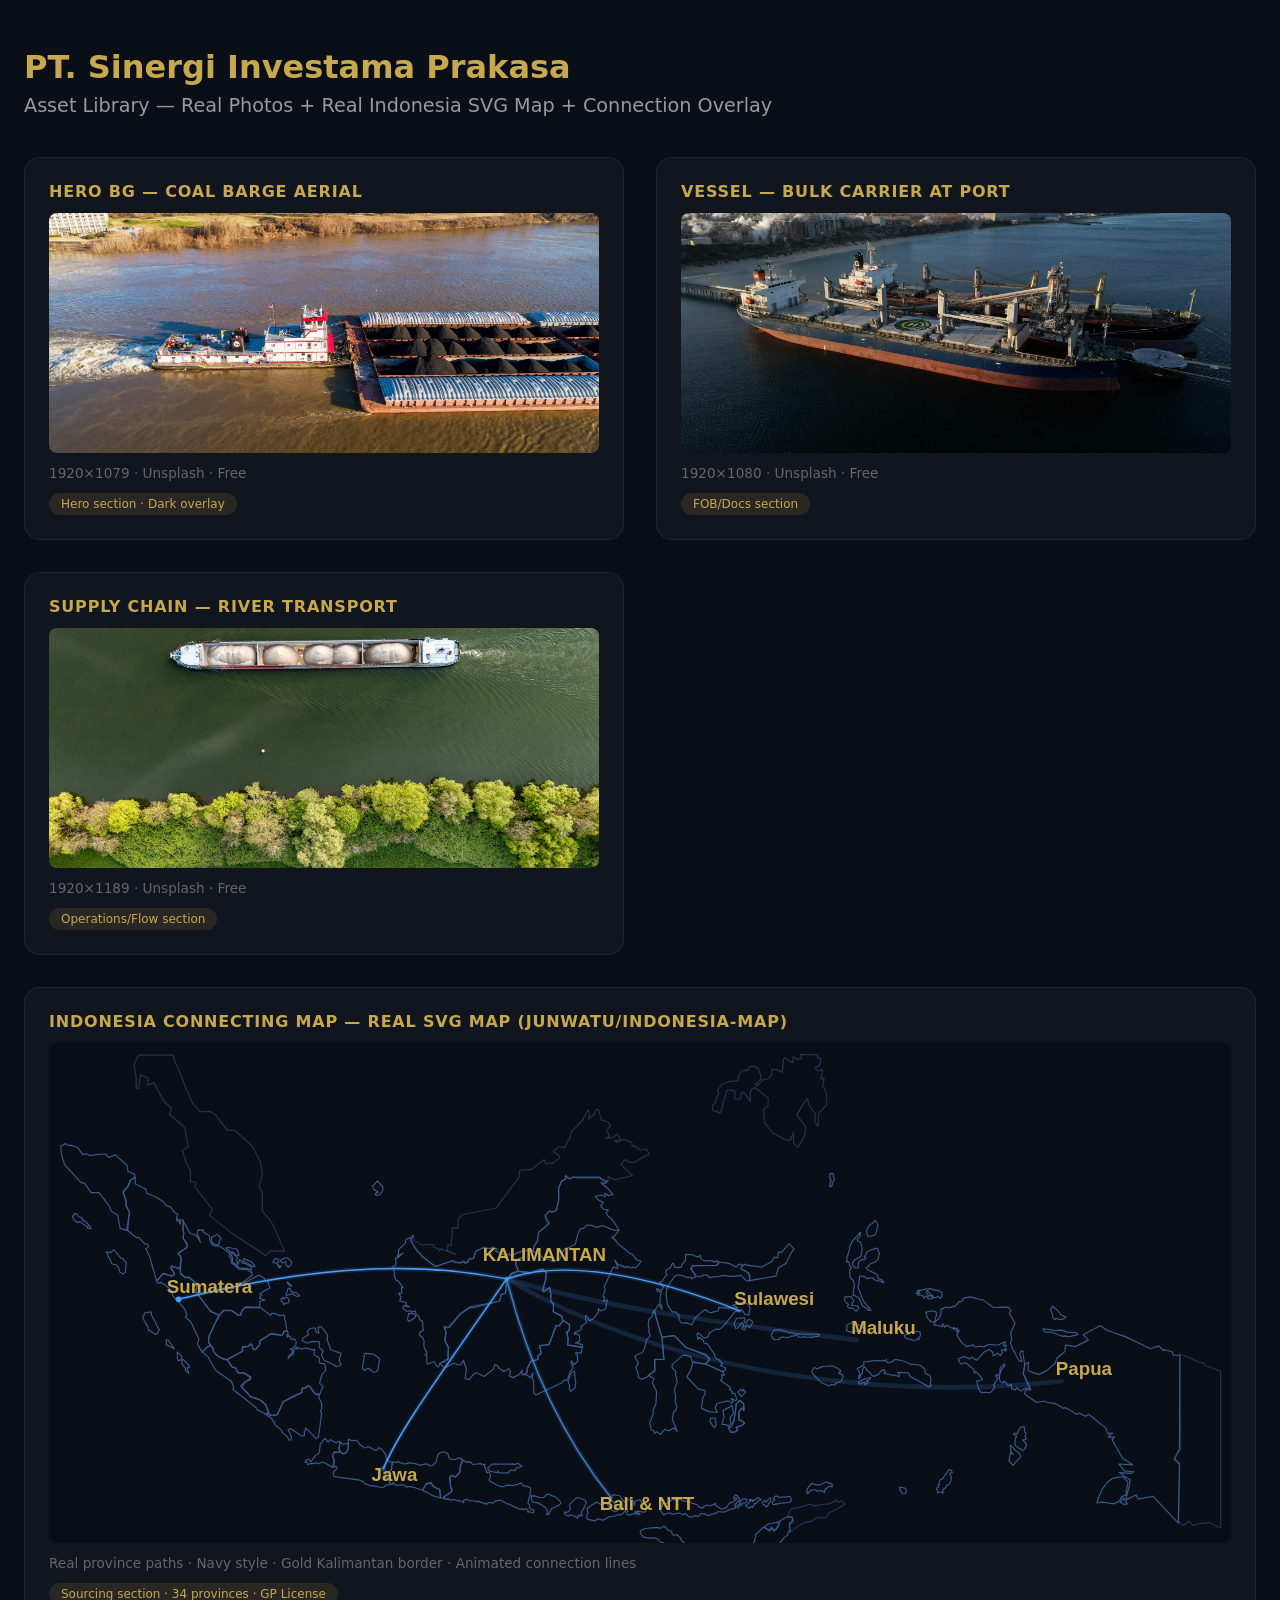
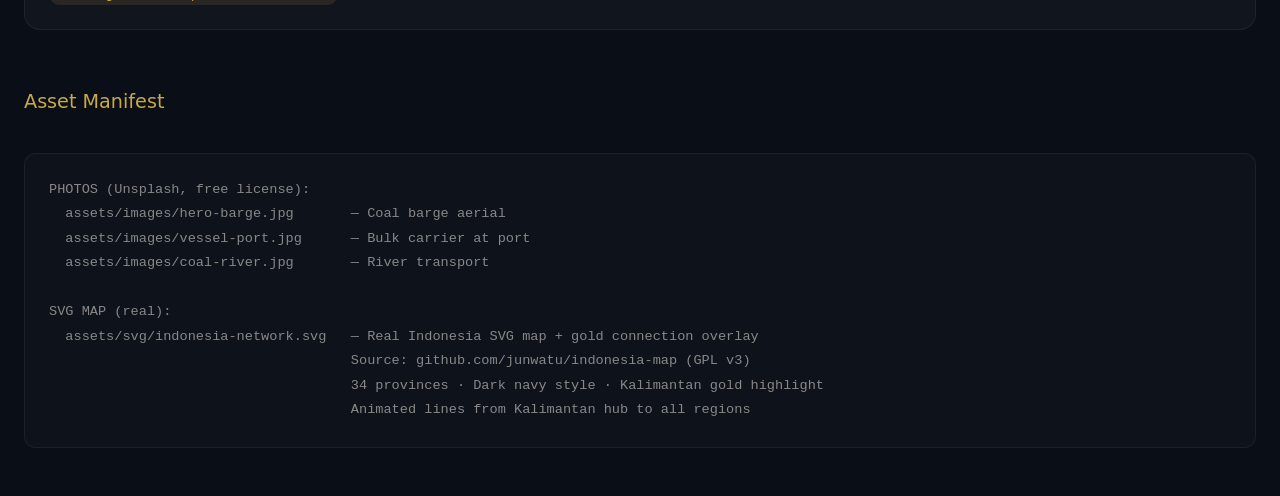
<file: assets/svg/showcase.html>
<!DOCTYPE html>
<html lang="en">
<head>
<meta charset="UTF-8">
<meta name="viewport" content="width=device-width, initial-scale=1.0">
<title>PT. SIP — Asset Library Final</title>
<style>
* { margin: 0; padding: 0; box-sizing: border-box; }
body {
  background: #0a0e17;
  color: #c8c8c8;
  font-family: system-ui, -apple-system, sans-serif;
  padding: 48px 24px;
}
h1 { color: #c8a84e; font-size: 2rem; margin-bottom: 8px; }
h2 { color: #9a9a9a; font-size: 1.2rem; margin-bottom: 40px; font-weight: 400; }
.grid {
  display: grid;
  grid-template-columns: repeat(auto-fit, minmax(400px, 1fr));
  gap: 32px;
  max-width: 1300px;
  margin: 0 auto;
}
.card {
  background: rgba(255,255,255,0.03);
  border: 1px solid rgba(255,255,255,0.06);
  border-radius: 16px;
  padding: 24px;
}
.card-full { grid-column: 1 / -1; }
.card h3 { color: #c8a84e; margin-bottom: 12px; font-size: 1rem; text-transform: uppercase; letter-spacing: 0.05em; }
.card p { color: #666; font-size: 0.85rem; margin-bottom: 12px; }
.preview {
  width: 100%;
  height: 240px;
  border-radius: 8px;
  overflow: hidden;
  background: #050810;
  display: flex;
  align-items: center;
  justify-content: center;
  margin-bottom: 12px;
}
.preview img { width: 100%; height: 100%; object-fit: cover; }
.preview-map {
  width: 100%;
  border-radius: 8px;
  overflow: hidden;
  background: #0a0e17;
  margin-bottom: 12px;
  max-height: 500px;
}
.preview-map svg { width: 100%; height: auto; display: block; }
.tag { 
  display: inline-block;
  background: rgba(200,168,78,0.12); 
  color: #c8a84e; 
  padding: 4px 12px; 
  border-radius: 20px; 
  font-size: 0.75rem; 
}
</style>
</head>
<body>
  <h1>PT. Sinergi Investama Prakasa</h1>
  <h2>Asset Library — Real Photos + Real Indonesia SVG Map + Connection Overlay</h2>
  
  <div class="grid">
    <!-- Hero Barge -->
    <div class="card">
      <h3>Hero BG — Coal Barge Aerial</h3>
      <div class="preview"><img src="/assets/images/hero-barge.jpg" alt="Coal barge"></div>
      <p>1920×1079 · Unsplash · Free</p>
      <span class="tag">Hero section · Dark overlay</span>
    </div>

    <!-- Vessel Port -->
    <div class="card">
      <h3>Vessel — Bulk Carrier at Port</h3>
      <div class="preview"><img src="/assets/images/vessel-port.jpg" alt="Vessel at port"></div>
      <p>1920×1080 · Unsplash · Free</p>
      <span class="tag">FOB/Docs section</span>
    </div>

    <!-- Coal River -->
    <div class="card">
      <h3>Supply Chain — River Transport</h3>
      <div class="preview"><img src="/assets/images/coal-river.jpg" alt="Coal river"></div>
      <p>1920×1189 · Unsplash · Free</p>
      <span class="tag">Operations/Flow section</span>
    </div>

    <!-- Indonesia Map -->
    <div class="card card-full">
      <h3>Indonesia Connecting Map — Real SVG Map (junwatu/indonesia-map)</h3>
      <div class="preview-map">
        <img src="/assets/svg/indonesia-network.svg" alt="Indonesia Network Map" style="width:100%">
      </div>
      <p>Real province paths · Navy style · Gold Kalimantan border · Animated connection lines</p>
      <span class="tag">Sourcing section · 34 provinces · GP License</span>
    </div>
  </div>

  <h2 style="margin-top:60px;color:#c8a84e">Asset Manifest</h2>
  <div style="max-width:1300px;margin:0 auto;background:rgba(255,255,255,0.02);border-radius:12px;padding:24px;border:1px solid rgba(255,255,255,0.06)">
    <pre style="font-size:0.85rem;color:#888;line-height:1.8">
PHOTOS (Unsplash, free license):
  assets/images/hero-barge.jpg       — Coal barge aerial
  assets/images/vessel-port.jpg      — Bulk carrier at port
  assets/images/coal-river.jpg       — River transport

SVG MAP (real):
  assets/svg/indonesia-network.svg   — Real Indonesia SVG map + gold connection overlay
                                     Source: github.com/junwatu/indonesia-map (GPL v3)
                                     34 provinces · Dark navy style · Kalimantan gold highlight
                                     Animated lines from Kalimantan hub to all regions</pre>
  </div>
</body>
</html>
</file>
